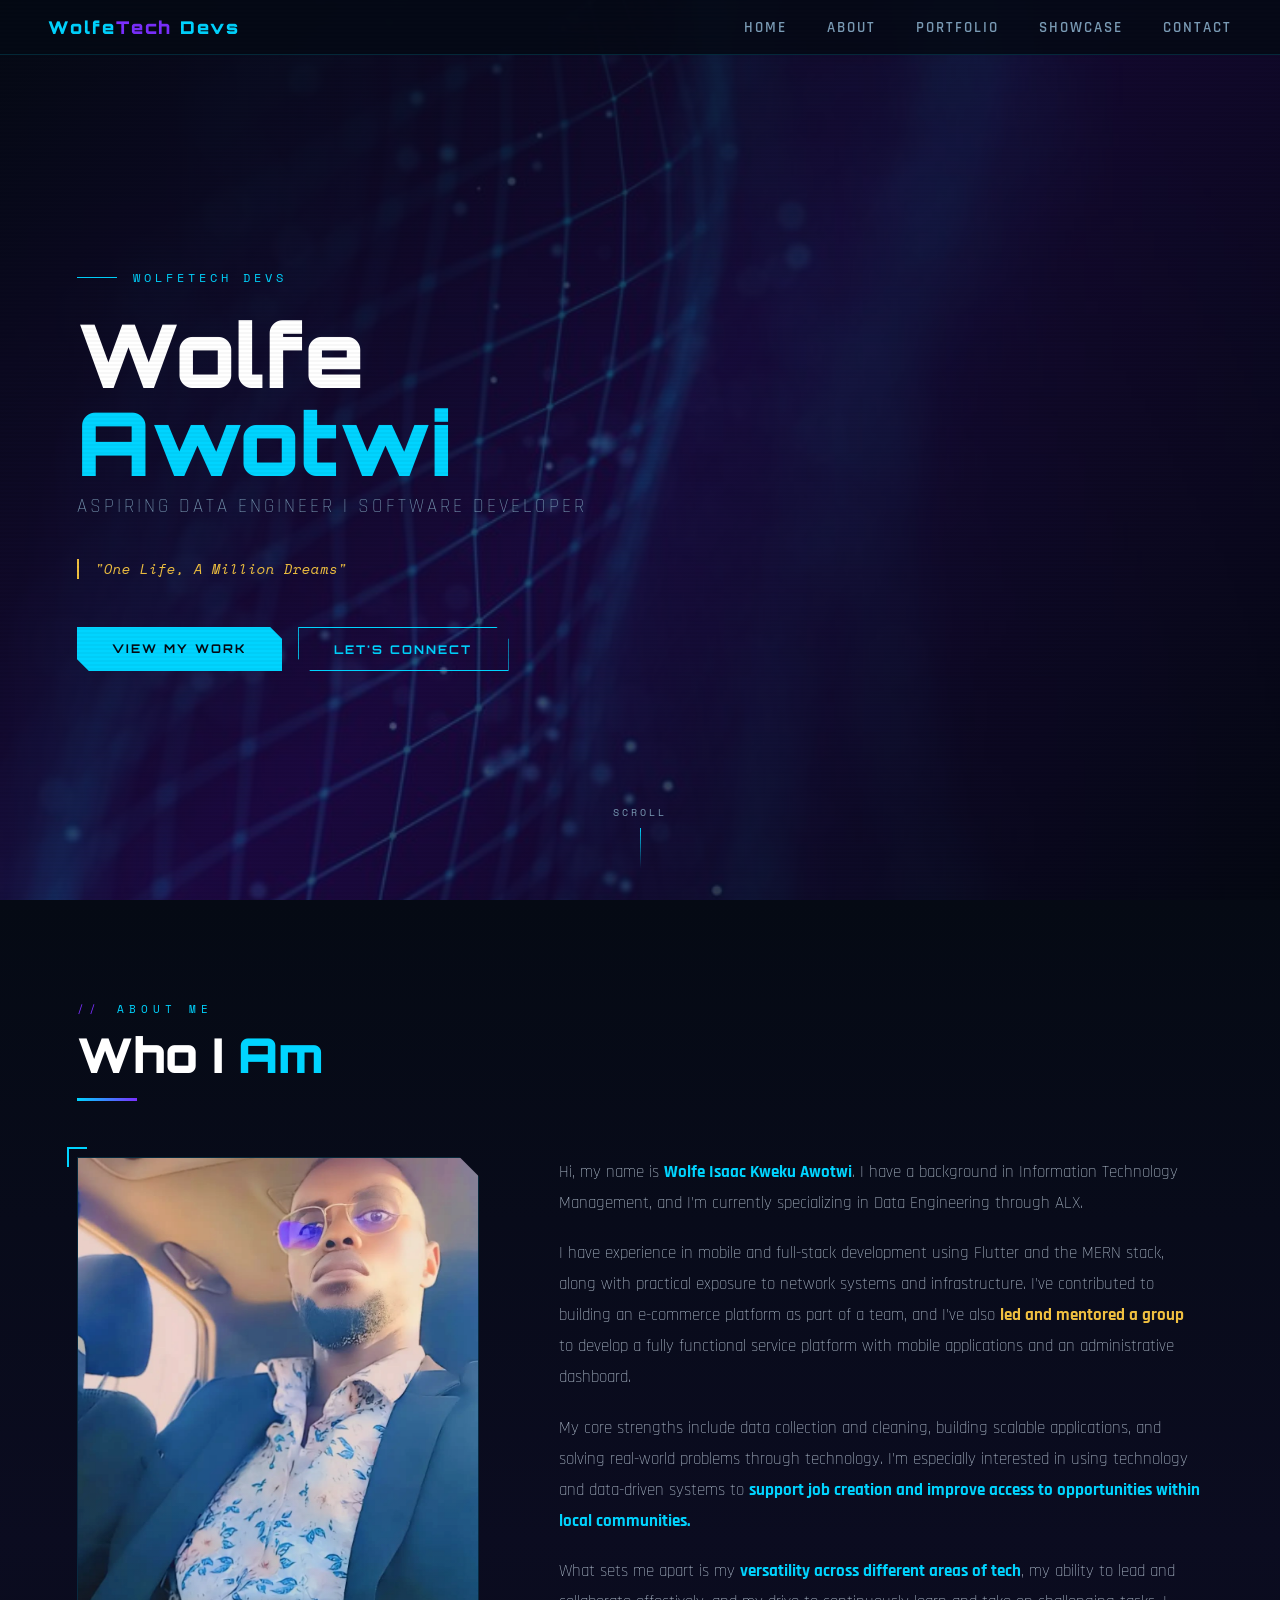
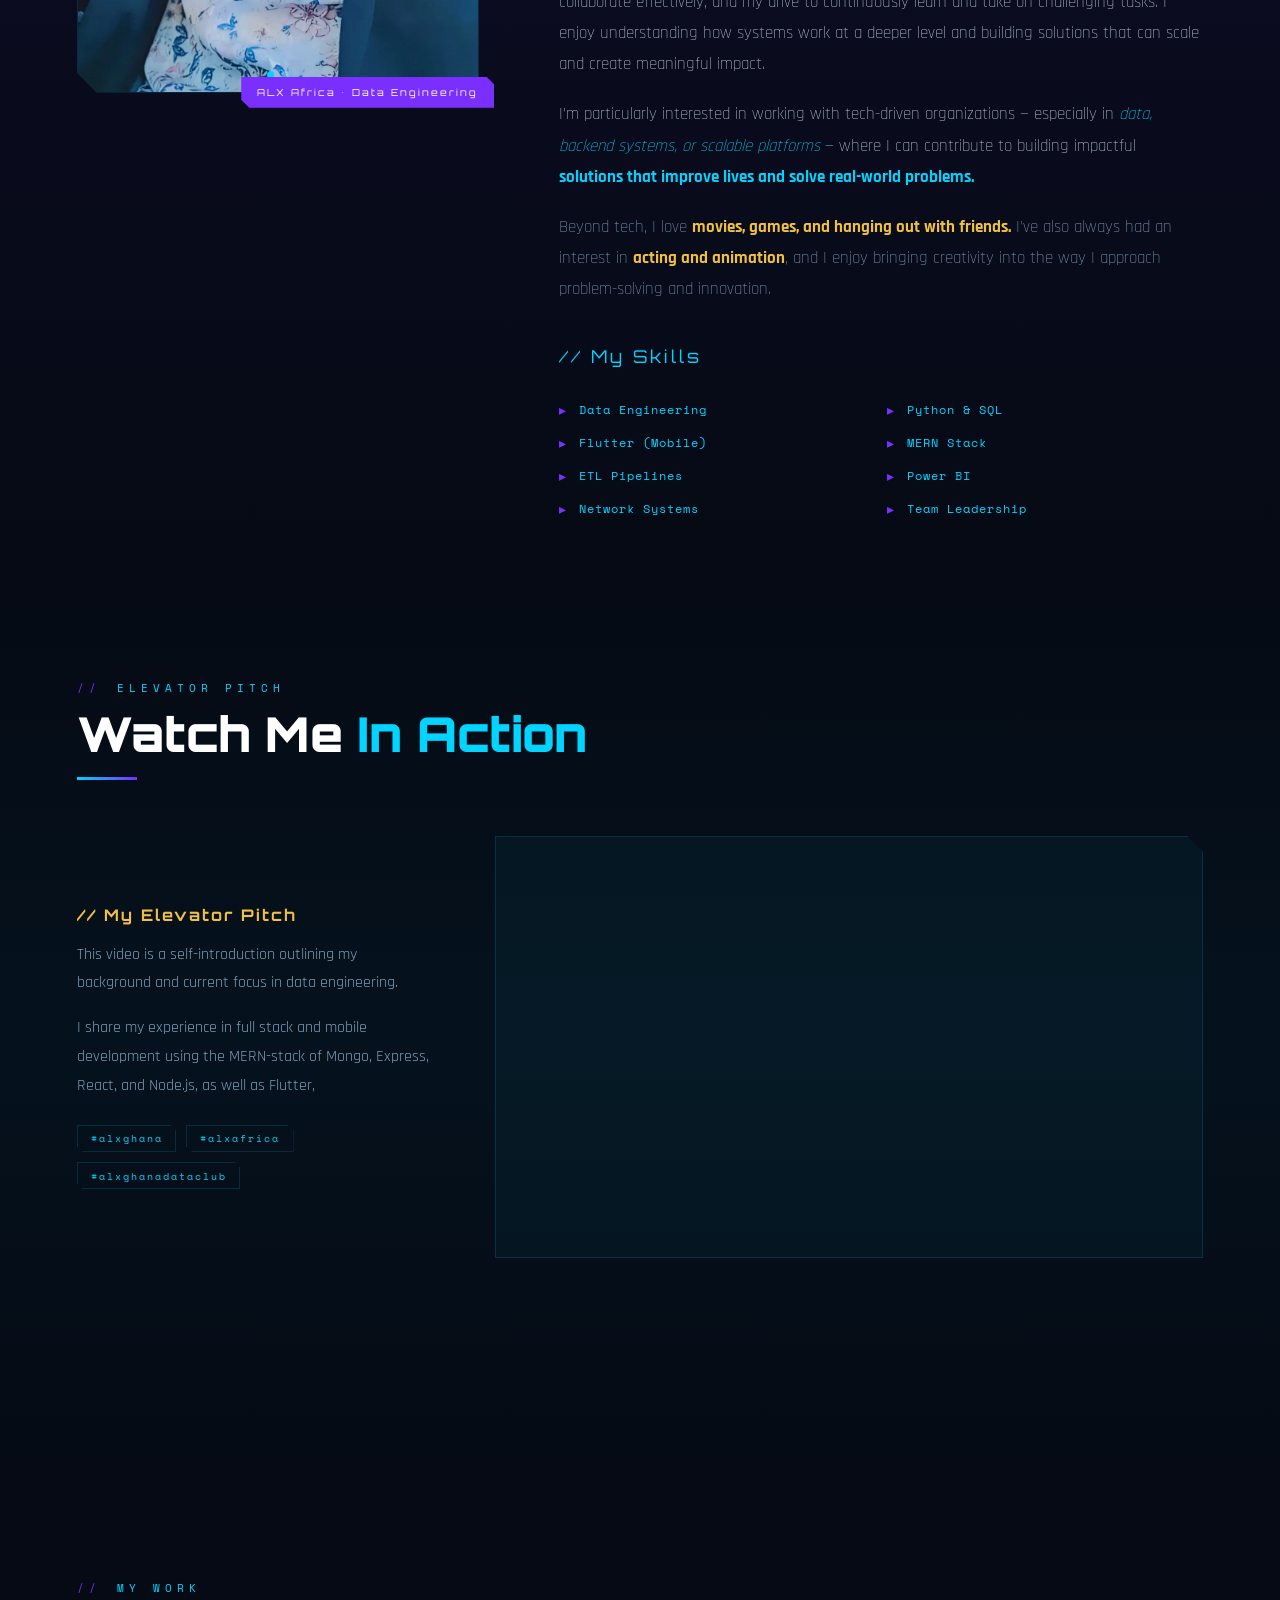
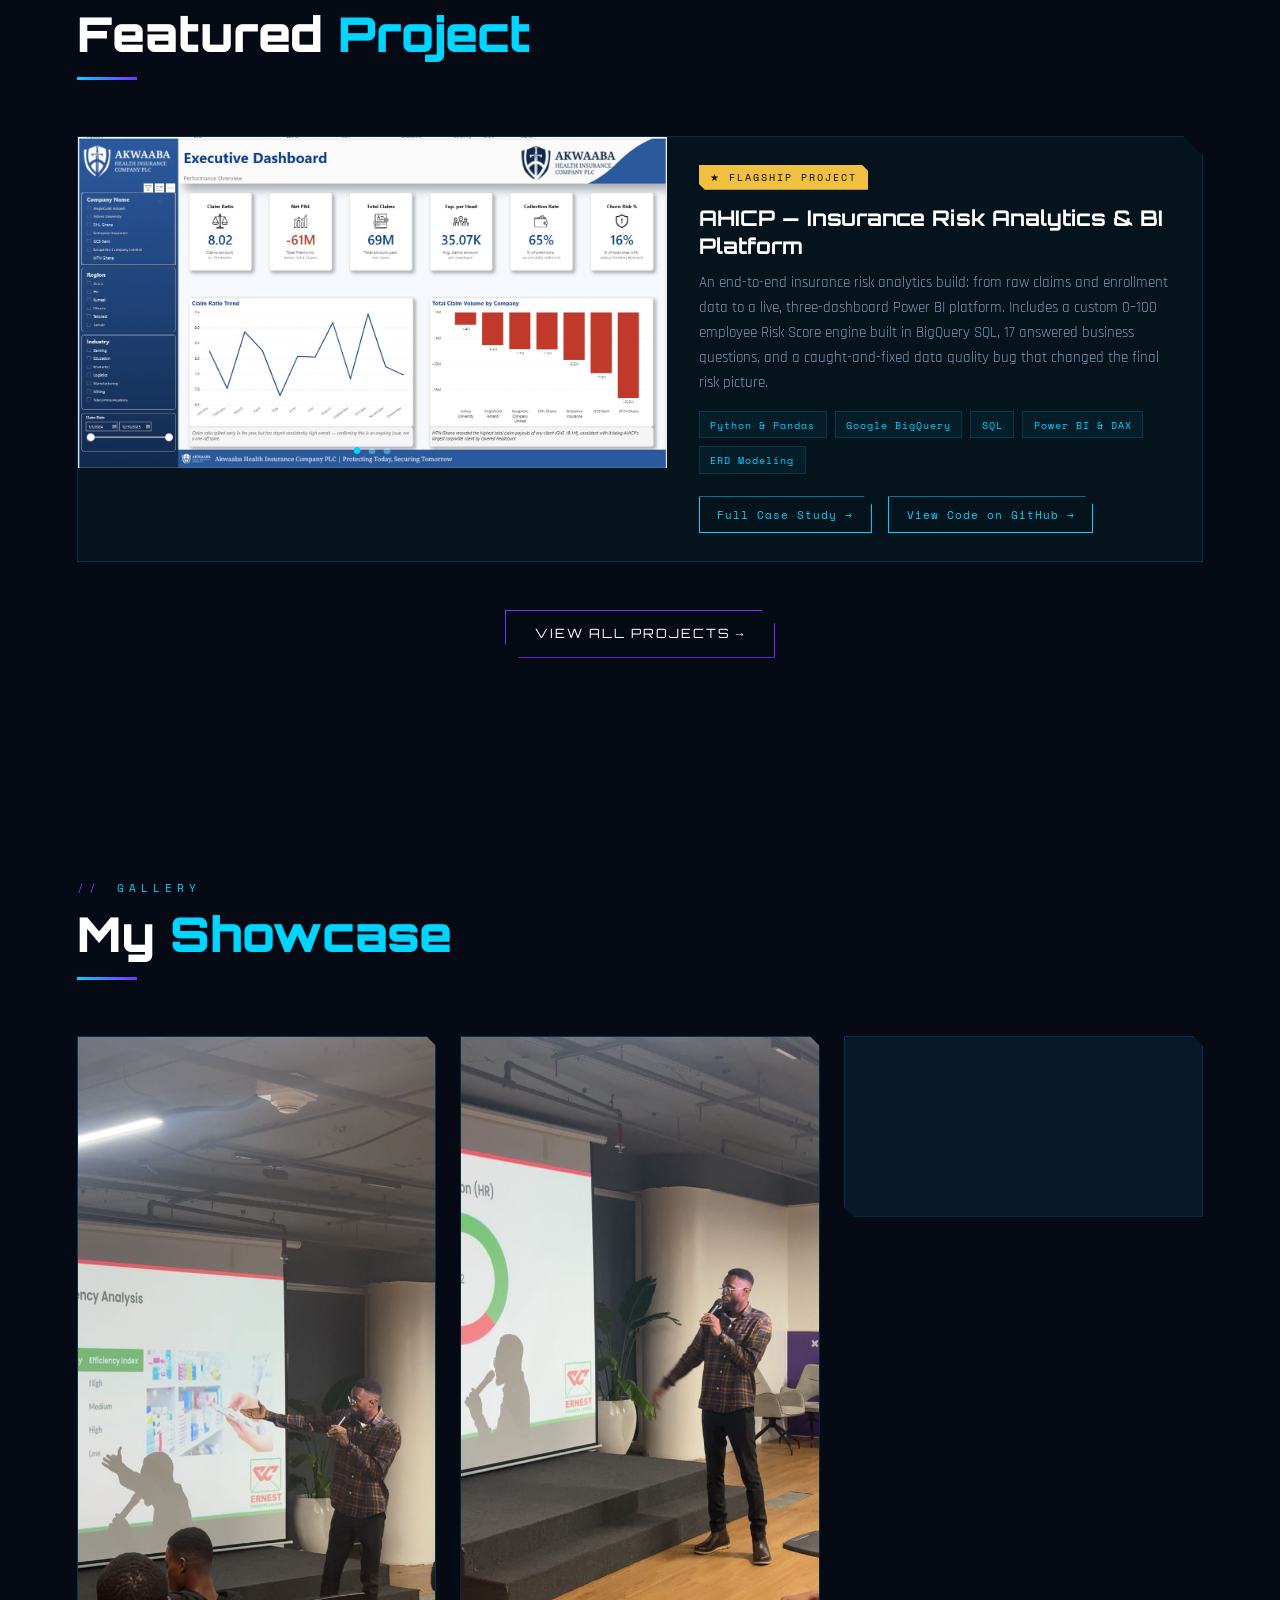
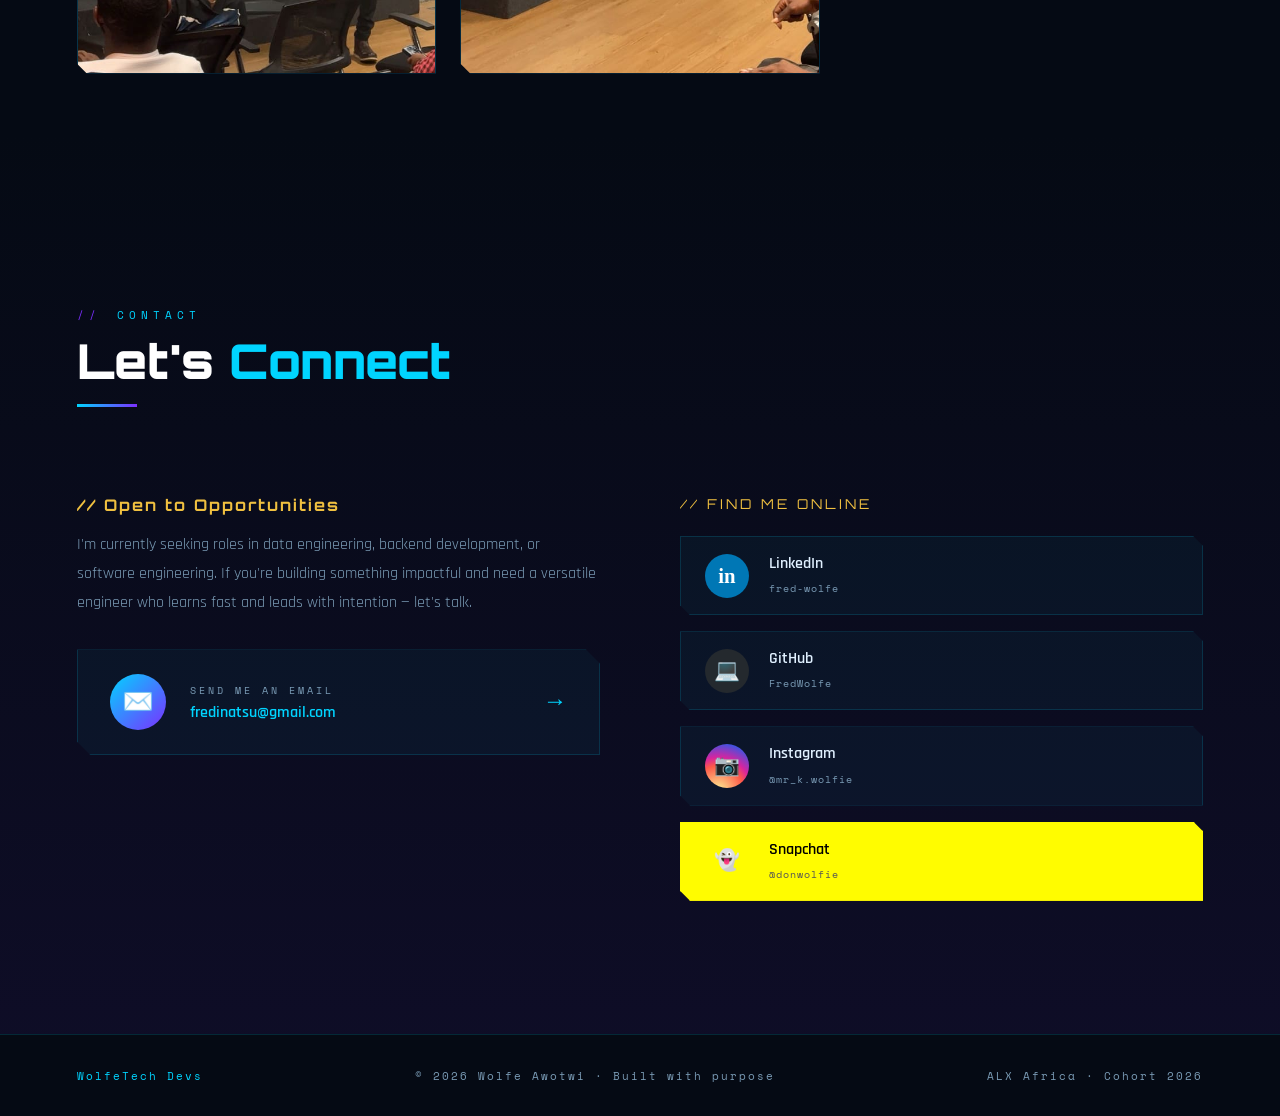
<file: index.html>
<!doctype html>
<html lang="en">
  <head>
    <meta charset="UTF-8" />
    <meta name="viewport" content="width=device-width, initial-scale=1.0" />
    <title>WolfeTech Devs | Wolfe Awotwi</title>
    <link
      href="https://fonts.googleapis.com/css2?family=Orbitron:wght@400;700;900&family=Rajdhani:wght@300;400;600&family=Space+Mono&display=swap"
      rel="stylesheet" />
    <link rel="stylesheet" href="css/style.css" />
  </head>

  <body>
    <!-- ================================================
         NAVIGATION
         Added: Showcase link after Portfolio
         ================================================ -->
    <nav>
      <a href="#home" class="nav-logo">Wolfe<span>Tech</span> Devs</a>
      <ul>
        <li><a href="#home">Home</a></li>
        <li><a href="#about">About</a></li>
        <li><a href="#portfolio">Portfolio</a></li>
        <li><a href="#showcase">Showcase</a></li>
        <li><a href="#contact">Contact</a></li>
      </ul>
    </nav>

    <!-- ================================================
         HOME / HERO SECTION
         ================================================ -->
    <section id="home">
      <div class="hero-bg"></div>
      <div class="hero-overlay"></div>
      <div class="hero-content">
        <div class="hero-tag">WolfeTech Devs</div>
        <h1>Wolfe<br /><span>Awotwi</span></h1>
        <p class="hero-sub">Aspiring Data Engineer | Software Developer</p>
        <p class="hero-quote">"One Life, A Million Dreams"</p>
        <div class="btn-group">
          <a href="#portfolio" class="btn btn-primary">View My Work</a>
          <a href="#contact" class="btn btn-outline">Let's Connect</a>
        </div>
      </div>
      <div class="scroll-hint">scroll</div>
    </section>

    <!-- ================================================
         ABOUT SECTION
         Changed: Photo is now a 2-slide carousel
         Changed: Skills heading uses .skills-title class
         ================================================ -->
    <section id="about">
      <div class="section-header fade-in">
        <div class="section-tag">About Me</div>
        <h2>Who I <em>Am</em></h2>
        <div class="section-line"></div>
      </div>

      <div class="about-grid">
        <!-- PHOTO CAROUSEL — new photo first, rosa second, 5s auto-advance -->
        <div class="about-img-wrap fade-in">
          <div class="about-img-frame">
            <div class="carousel" id="about-carousel">
              <!-- Slide 1: New suit photo (shows first) -->
              <div class="carousel-slide active">
                <img
                  src="assets/wolfe_suit.jpeg"
                  alt="Wolfe Awotwi — Professional" />
              </div>

              <!-- Slide 2: Original rosa photo -->
              <div class="carousel-slide">
                <img
                  src="assets/rosa.jpeg"
                  alt="Wolfe Awotwi — Data Engineer & Software Developer" />
              </div>

              <!-- Navigation dots -->
              <div class="carousel-dots">
                <span class="dot active" data-slide="0"></span>
                <span class="dot" data-slide="1"></span>
              </div>
            </div>
            <!-- /carousel -->
          </div>
          <!-- /about-img-frame -->
          <div class="about-corner tl"></div>
          <div class="about-corner br"></div>
          <div class="about-badge">ALX Africa &bull; Data Engineering</div>
        </div>

        <!-- BIO TEXT -->
        <div class="about-text fade-in">
          <p>
            Hi, my name is
            <strong style="color: var(--primary)"
              >Wolfe Isaac Kweku Awotwi</strong
            >. I have a background in Information Technology Management, and I'm
            currently specializing in Data Engineering through ALX.
          </p>
          <p>
            I have experience in mobile and full-stack development using Flutter
            and the MERN stack, along with practical exposure to network systems
            and infrastructure. I've contributed to building an e-commerce
            platform as part of a team, and I've also
            <strong style="color: var(--gold)">led and mentored a group</strong>
            to develop a fully functional service platform with mobile
            applications and an administrative dashboard.
          </p>
          <p>
            My core strengths include data collection and cleaning, building
            scalable applications, and solving real-world problems through
            technology. I'm especially interested in using technology and
            data-driven systems to
            <strong style="color: var(--primary)"
              >support job creation and improve access to opportunities within
              local communities.</strong
            >
          </p>
          <p>
            What sets me apart is my
            <strong style="color: var(--primary)"
              >versatility across different areas of tech</strong
            >, my ability to lead and collaborate effectively, and my drive to
            continuously learn and take on challenging tasks. I enjoy
            understanding how systems work at a deeper level and building
            solutions that can scale and create meaningful impact.
          </p>
          <p>
            I'm particularly interested in working with tech-driven
            organizations — especially in
            <em style="color: var(--primary)"
              >data, backend systems, or scalable platforms</em
            >
            — where I can contribute to building impactful
            <strong style="color: var(--primary)"
              >solutions that improve lives and solve real-world
              problems.</strong
            >
          </p>
          <p style="color: var(--muted)">
            Beyond tech, I love
            <strong style="color: var(--gold)"
              >movies, games, and hanging out with friends.</strong
            >
            I've also always had an interest in
            <strong style="color: var(--gold)">acting and animation</strong>,
            and I enjoy bringing creativity into the way I approach
            problem-solving and innovation.
          </p>

          <br />

          <!-- SKILLS — heading now uses skills-title, styled like gallery-title but primary colour, no underline -->
          <div class="skills-title">// My Skills</div>
          <div class="skills-grid">
            <div class="skill-item">Data Engineering</div>
            <div class="skill-item">Python &amp; SQL</div>
            <div class="skill-item">Flutter (Mobile)</div>
            <div class="skill-item">MERN Stack</div>
            <div class="skill-item">ETL Pipelines</div>
            <div class="skill-item">Power BI</div>
            <div class="skill-item">Network Systems</div>
            <div class="skill-item">Team Leadership</div>
          </div>
        </div>
      </div>
      <!-- /about-grid -->
    </section>

    <!-- ================================================
         ELEVATOR PITCH SECTION (NEW)
         Placed after About, before Portfolio
         Placeholder for Loom video link
         ================================================ -->
    <section id="pitch">
      <div class="section-header fade-in">
        <div class="section-tag">Elevator Pitch</div>
        <h2>Watch Me <em>In Action</em></h2>
        <div class="section-line"></div>
      </div>

      <div class="pitch-container fade-in">
        <!-- Left: description -->
        <div class="pitch-description">
          <h3>// My Elevator Pitch</h3>
          <p>
            This video is a self-introduction outlining my background and
            current focus in data engineering.
          </p>
          <p>
            I share my experience in full stack and mobile development using the
            MERN-stack of Mongo, Express, React, and Node.js, as well as
            Flutter,
          </p>
          <div class="pitch-tags">
            <span class="pitch-tag">#alxghana</span>
            <span class="pitch-tag">#alxafrica</span>
            <span class="pitch-tag">#alxghanadataclub</span>
          </div>
        </div>

        <!-- Right: Loom video embed -->
        <div class="pitch-video-wrap">
          <iframe
            src="https://www.loom.com/embed/5cfff6082ca142f4b3d541828ffc115c"
            class="pitch-iframe"
            frameborder="0"
            allowfullscreen>
          </iframe>
        </div>
        <!-- /pitch-video-wrap -->
      </div>
      <!-- /pitch-container -->
    </section>

    <!-- ================================================
         PORTFOLIO SECTION
         Changed: Now shows the ONE flagship project (AHICP) with a
         dashboard screenshot carousel, rather than every project.
         Older ALX team-work presentations moved to projects.html
         (they still exist — just under "View All Projects").
         ================================================ -->
    <section id="portfolio">
      <div class="section-header fade-in">
        <div class="section-tag">My Work</div>
        <h2>Featured <em>Project</em></h2>
        <div class="section-line"></div>
      </div>

      <div class="portfolio-grid">
        <div class="project-card featured-project fade-in">
          <!-- Dashboard screenshot carousel: Executive → Customer Risk → Operations -->
          <div class="carousel landscape" id="ahicp-home-carousel">
            <div class="carousel-slide active">
              <img
                src="assets/projects/ahicp/ahicp_executive.jpeg"
                alt="AHICP Executive Dashboard — Power BI" />
            </div>
            <div class="carousel-slide">
              <img
                src="assets/projects/ahicp/ahicp_customer_risk.jpeg"
                alt="AHICP Customer Risk Dashboard — Power BI" />
            </div>
            <div class="carousel-slide">
              <img
                src="assets/projects/ahicp/ahicp_operations.jpeg"
                alt="AHICP Operations Dashboard — Power BI" />
            </div>
            <div class="carousel-dots">
              <span class="dot active" data-slide="0"></span>
              <span class="dot" data-slide="1"></span>
              <span class="dot" data-slide="2"></span>
            </div>
          </div>
          <!-- /carousel -->

          <div class="featured-project-body">
            <span class="featured-badge">★ Flagship Project</span>
            <h3>AHICP — Insurance Risk Analytics &amp; BI Platform</h3>
            <p>
              An end-to-end insurance risk analytics build: from raw claims and
              enrollment data to a live, three-dashboard Power BI platform.
              Includes a custom 0–100 employee Risk Score engine built in
              BigQuery SQL, 17 answered business questions, and a
              caught-and-fixed data quality bug that changed the final risk
              picture.
            </p>
            <div class="tech-badges">
              <span class="tech-badge">Python &amp; Pandas</span>
              <span class="tech-badge">Google BigQuery</span>
              <span class="tech-badge">SQL</span>
              <span class="tech-badge">Power BI &amp; DAX</span>
              <span class="tech-badge">ERD Modeling</span>
            </div>
            <div class="featured-project-links">
              <a href="projects.html#ahicp" class="card-link btn-style"
                >Full Case Study</a
              >
              <a
                href="https://github.com/FredWolfe/AHICP-Insurance-Risk-Analytics"
                target="_blank"
                class="card-link btn-style"
                >View Code on GitHub</a
              >
            </div>
          </div>
          <!-- /featured-project-body -->
        </div>
        <!-- /featured-project -->
      </div>
      <!-- /portfolio-grid -->

      <div class="view-all-wrap fade-in">
        <a href="projects.html" target="_blank" class="view-all-btn"
          >View All Projects →</a
        >
      </div>
    </section>

    <!-- ================================================
         SHOWCASE SECTION (NEW — was gallery inside Portfolio)
         Added to nav, full natural image dimensions,
         click opens lightbox modal with prev/next
         ================================================ -->
    <section id="showcase">
      <div class="section-header fade-in">
        <div class="section-tag">Gallery</div>
        <h2>My <em>Showcase</em></h2>
        <div class="section-line"></div>
      </div>

      <div class="showcase-grid">
        <!-- Each item has data-index and data-type for the lightbox JS -->
        <div class="showcase-item fade-in" data-index="0" data-type="image">
          <img
            src="assets/show.jpeg"
            alt="Wolfe presenting at ALX showcase event" />
          <div class="gallery-overlay"></div>
          <div class="showcase-hint"><span>🔍</span> View Full</div>
        </div>

        <div class="showcase-item fade-in" data-index="1" data-type="image">
          <img src="assets/showcase.jpeg" alt="Wolfe at the ALX showcase" />
          <div class="gallery-overlay"></div>
          <div class="showcase-hint"><span>🔍</span> View Full</div>
        </div>

        <div class="showcase-item fade-in" data-index="2" data-type="video">
          <!-- Poster shows a frame of the video while not playing -->
          <video muted playsinline preload="metadata">
            <source src="assets/showcase_video.mp4" type="video/mp4" />
          </video>
          <div class="gallery-overlay"></div>
          <div class="showcase-hint"><span>▶</span> Play Video</div>
        </div>
      </div>
      <!-- /showcase-grid -->
    </section>

    <!-- ================================================
         CONTACT SECTION
         ================================================ -->
    <section id="contact">
      <div class="section-header fade-in">
        <div class="section-tag">Contact</div>
        <h2>Let's <em>Connect</em></h2>
        <div class="section-line"></div>
      </div>

      <div class="contact-grid">
        <div class="contact-left fade-in">
          <h3>// Open to Opportunities</h3>
          <p>
            I'm currently seeking roles in data engineering, backend
            development, or software engineering. If you're building something
            impactful and need a versatile engineer who learns fast and leads
            with intention — let's talk.
          </p>
          <a href="mailto:fredinatsu@gmail.com" class="email-cta">
            <div class="email-icon">✉️</div>
            <div class="email-text">
              <span>Send me an email</span>
              <strong>fredinatsu@gmail.com</strong>
            </div>
            <div class="email-arrow">→</div>
          </a>
        </div>

        <div class="contact-right fade-in">
          <div class="social-title">// Find Me Online</div>
          <div class="social-links">
            <a
              href="http://www.linkedin.com/in/fred-wolfe"
              target="_blank"
              class="social-link sn-li">
              <div
                class="social-icon"
                style="font-family: serif; font-weight: 900; color: #fff">
                in
              </div>
              <div class="social-link-info">
                <strong>LinkedIn</strong>
                <span>fred-wolfe</span>
              </div>
            </a>
            <a
              href="https://github.com/FredWolfe"
              target="_blank"
              class="social-link sn-gh">
              <div class="social-icon">💻</div>
              <div class="social-link-info">
                <strong>GitHub</strong>
                <span>FredWolfe</span>
              </div>
            </a>
            <a
              href="https://www.instagram.com/mr_k.wolfie/"
              target="_blank"
              class="social-link sn-ig">
              <div class="social-icon">📷</div>
              <div class="social-link-info">
                <strong>Instagram</strong>
                <span>@mr_k.wolfie</span>
              </div>
            </a>
            <a
              href="https://www.snapchat.com/add/donwolfie?share_id=exL-00S-KQs&locale=en-GB"
              target="_blank"
              class="social-link sn-sc">
              <div class="social-icon">👻</div>
              <div class="social-link-info">
                <strong>Snapchat</strong>
                <span>@donwolfie</span>
              </div>
            </a>
          </div>
        </div>
      </div>
    </section>

    <!-- ================================================
         FOOTER
         ================================================ -->
    <footer>
      <span class="logo">WolfeTech Devs</span>
      <span>© 2026 Wolfe Awotwi · Built with purpose</span>
      <span style="color: var(--muted)">ALX Africa · Cohort 2026</span>
    </footer>

    <!-- ================================================
         LIGHTBOX MODAL
         Opens when user clicks a showcase item
         ================================================ -->
    <div
      class="lightbox"
      id="lightbox"
      role="dialog"
      aria-modal="true"
      aria-label="Media viewer">
      <button class="lightbox-close" id="lb-close" aria-label="Close">✕</button>
      <button
        class="lightbox-nav lightbox-prev"
        id="lb-prev"
        aria-label="Previous">
        &#8249;
      </button>
      <div class="lightbox-content" id="lb-content"></div>
      <button class="lightbox-nav lightbox-next" id="lb-next" aria-label="Next">
        &#8250;
      </button>
      <div class="lightbox-counter" id="lb-counter">1 / 3</div>
    </div>

    <script src="js/main.js"></script>
  </body>
</html>
</file>
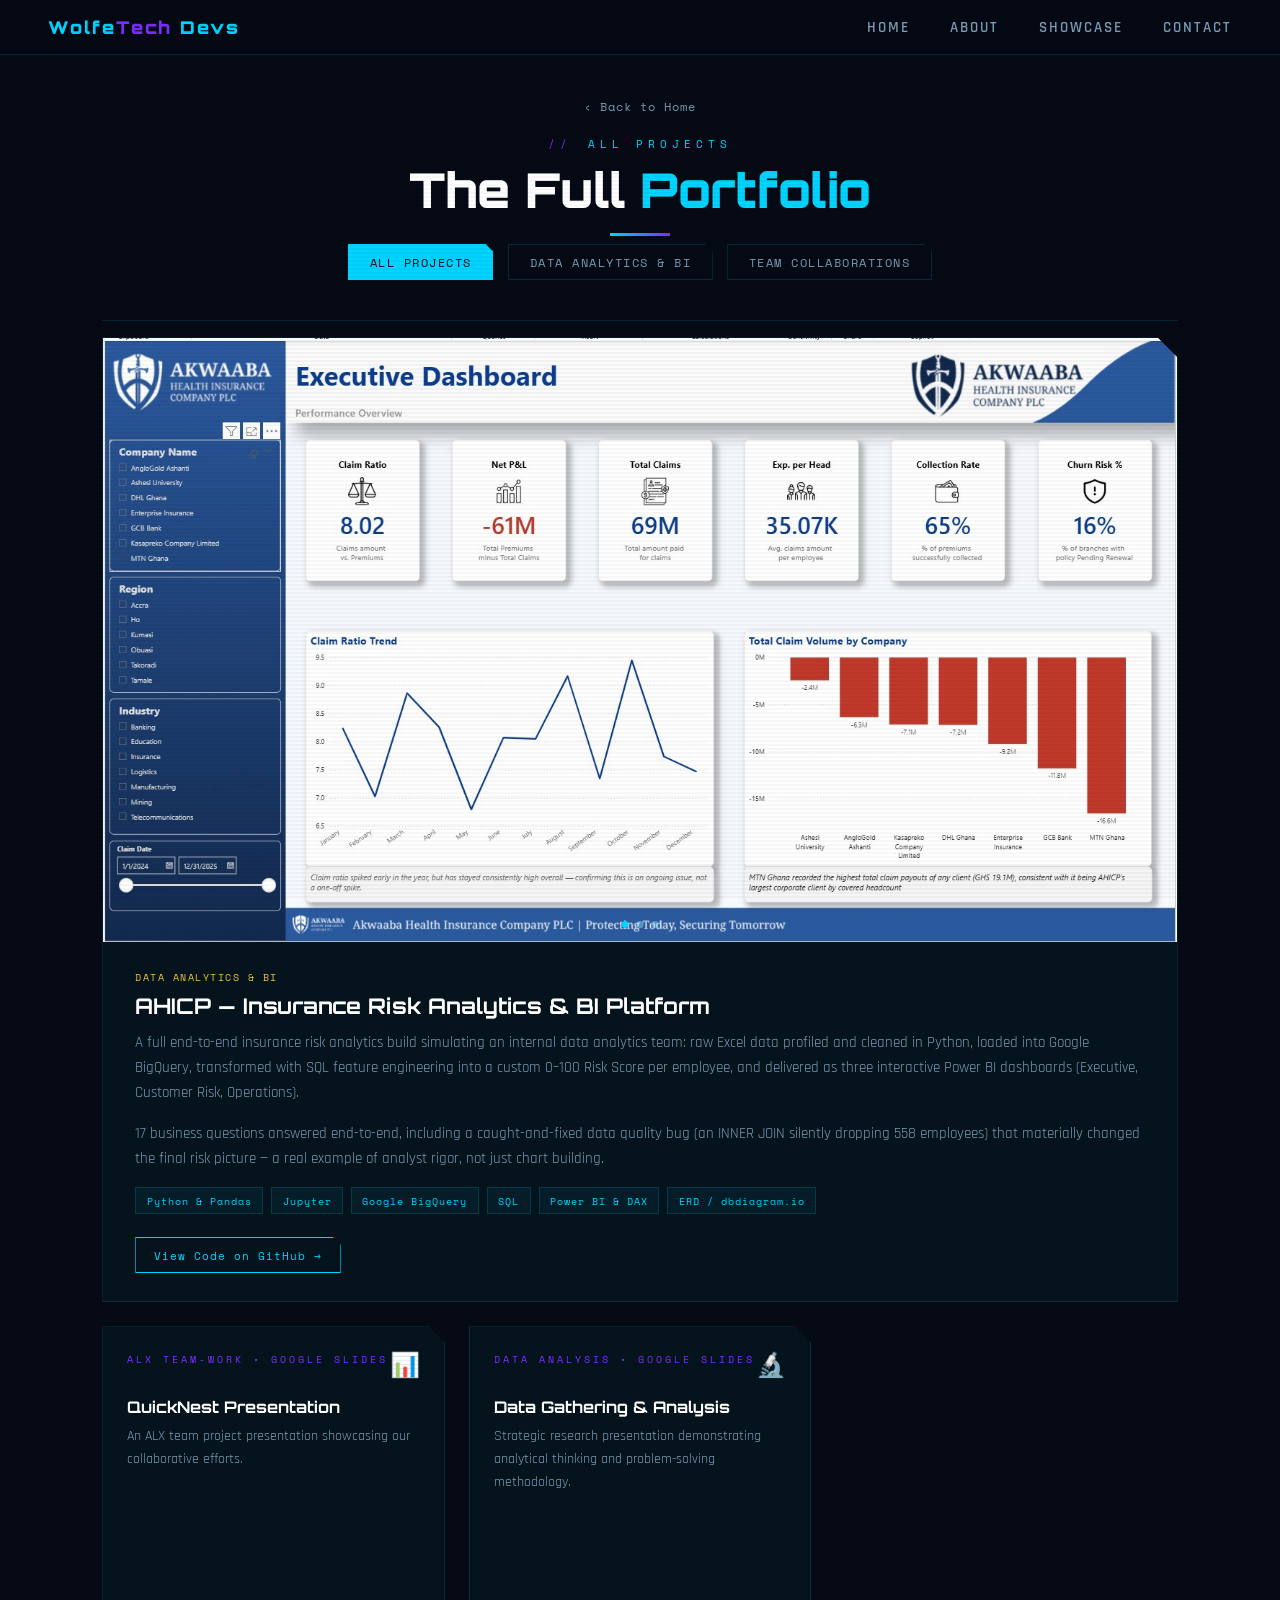
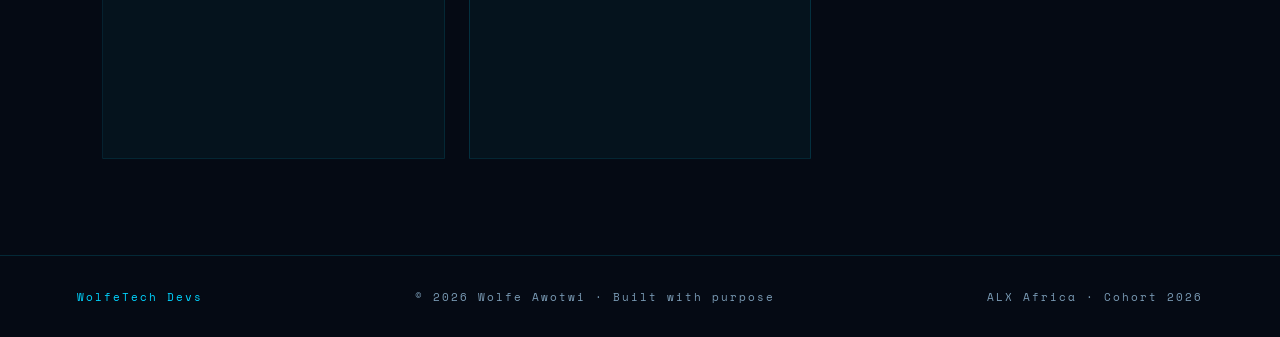
<file: projects.html>
<!doctype html>
<html lang="en">
  <head>
    <meta charset="UTF-8" />
    <meta name="viewport" content="width=device-width, initial-scale=1.0" />
    <title>All Projects | WolfeTech Devs</title>
    <link
      href="https://fonts.googleapis.com/css2?family=Orbitron:wght@400;700;900&family=Rajdhani:wght@300;400;600&family=Space+Mono&display=swap"
      rel="stylesheet" />
    <link rel="stylesheet" href="css/style.css" />
  </head>

  <body>
    <!-- ================================================
         NAVIGATION (simplified — links back to home sections)
         ================================================ -->
    <nav>
      <a href="index.html#home" class="nav-logo">Wolfe<span>Tech</span> Devs</a>
      <ul>
        <li><a href="index.html#home">Home</a></li>
        <li><a href="index.html#about">About</a></li>
        <li><a href="index.html#showcase">Showcase</a></li>
        <li><a href="index.html#contact">Contact</a></li>
      </ul>
    </nav>

    <!-- ================================================
         PAGE HERO
         ================================================ -->
    <section class="projects-hero">
      <a href="index.html#portfolio" class="back-home-link"
        >&#8249; Back to Home</a
      >
      <div
        class="section-header fade-in"
        style="margin: 0 auto 0; max-width: 700px">
        <div class="section-tag" style="justify-content: center">
          All Projects
        </div>
        <h2>The Full <em>Portfolio</em></h2>
        <div
          class="section-line"
          style="margin-left: auto; margin-right: auto"></div>
      </div>

      <!-- CATEGORY FILTER — horizontal pill list -->
      <div class="category-nav fade-in">
        <button class="category-pill active" data-category="all">
          All Projects
        </button>
        <button class="category-pill" data-category="data-analytics">
          Data Analytics &amp; BI
        </button>
        <button class="category-pill" data-category="team">
          Team Collaborations
        </button>
      </div>
    </section>

    <!-- ================================================
         PROJECTS GRID
         ================================================ -->
    <section class="projects-grid-section">
      <div class="projects-page-grid">
        <!-- ============================================
             AHICP — Flagship Data Analytics & BI Project
             ============================================ -->
        <div
          id="ahicp"
          class="project-card featured-project fade-in show"
          data-category="data-analytics">
          <div class="carousel landscape" id="ahicp-page-carousel">
            <div class="carousel-slide active">
              <img
                src="assets/projects/ahicp/ahicp_executive.jpeg"
                alt="AHICP Executive Dashboard — Power BI" />
            </div>
            <div class="carousel-slide">
              <img
                src="assets/projects/ahicp/ahicp_customer_risk.jpeg"
                alt="AHICP Customer Risk Dashboard — Power BI" />
            </div>
            <div class="carousel-slide">
              <img
                src="assets/projects/ahicp/ahicp_operations.jpeg"
                alt="AHICP Operations Dashboard — Power BI" />
            </div>
            <div class="carousel-dots">
              <span class="dot active" data-slide="0"></span>
              <span class="dot" data-slide="1"></span>
              <span class="dot" data-slide="2"></span>
            </div>
          </div>

          <div class="featured-project-body">
            <span class="project-category-tag">Data Analytics &amp; BI</span>
            <h3 style="margin-top: 0.5rem">
              AHICP — Insurance Risk Analytics &amp; BI Platform
            </h3>
            <p>
              A full end-to-end insurance risk analytics build simulating an
              internal data analytics team: raw Excel data profiled and cleaned
              in Python, loaded into Google BigQuery, transformed with SQL
              feature engineering into a custom 0–100 Risk Score per employee,
              and delivered as three interactive Power BI dashboards (Executive,
              Customer Risk, Operations).
            </p>
            <p>
              17 business questions answered end-to-end, including a
              caught-and-fixed data quality bug (an INNER JOIN silently dropping
              558 employees) that materially changed the final risk picture — a
              real example of analyst rigor, not just chart building.
            </p>
            <div class="tech-badges">
              <span class="tech-badge">Python &amp; Pandas</span>
              <span class="tech-badge">Jupyter</span>
              <span class="tech-badge">Google BigQuery</span>
              <span class="tech-badge">SQL</span>
              <span class="tech-badge">Power BI &amp; DAX</span>
              <span class="tech-badge">ERD / dbdiagram.io</span>
            </div>
            <div class="featured-project-links">
              <a
                href="https://github.com/FredWolfe/AHICP-Insurance-Risk-Analytics"
                target="_blank"
                class="card-link btn-style"
                >View Code on GitHub</a
              >
            </div>
          </div>
        </div>
        <!-- /AHICP -->

        <!-- ============================================
             QuickNest — ALX Team Project
             ============================================ -->
        <div class="project-card fade-in show" data-category="team">
          <div class="card-header">
            <span class="card-tag">ALX Team-Work &bull; Google Slides</span>
            <span class="card-icon">📊</span>
          </div>
          <div class="card-body">
            <h3>QuickNest Presentation</h3>
            <p>
              An ALX team project presentation showcasing our collaborative
              efforts.
            </p>
            <iframe
              class="card-embed"
              src="https://docs.google.com/presentation/d/1ksHlQgMmQAvGrCtbBon8gJDVNUVcI8f91YgofV2AXxA/embed?start=false&loop=false&delayms=3000"
              height="220"
              allowfullscreen>
            </iframe>
          </div>
        </div>

        <!-- ============================================
             Data Gathering & Analysis — ALX Team Project
             ============================================ -->
        <div class="project-card fade-in show" data-category="team">
          <div class="card-header">
            <span class="card-tag">Data Analysis &bull; Google Slides</span>
            <span class="card-icon">🔬</span>
          </div>
          <div class="card-body">
            <h3>Data Gathering &amp; Analysis</h3>
            <p>
              Strategic research presentation demonstrating analytical thinking
              and problem-solving methodology.
            </p>
            <iframe
              class="card-embed"
              src="https://docs.google.com/presentation/d/1OvNHosgmYr3NaEzgyv-4ECY7DilsUhyGS_tWvqo-1yo/embed?start=false&loop=false&delayms=3000"
              height="220"
              allowfullscreen>
            </iframe>
          </div>
        </div>
      </div>
      <!-- /projects-page-grid -->
    </section>

    <!-- ================================================
         FOOTER
         ================================================ -->
    <footer>
      <span class="logo">WolfeTech Devs</span>
      <span>© 2026 Wolfe Awotwi · Built with purpose</span>
      <span style="color: var(--muted)">ALX Africa · Cohort 2026</span>
    </footer>

    <script src="js/main.js"></script>
  </body>
</html>
</file>
<file: css/style.css>
/* ============================================
   WolfeTech Devs - Portfolio Stylesheet
   Author: Wolfe Awotwi
   ============================================

   TABLE OF CONTENTS:
   1. CSS Variables (colours, fonts)
   2. Reset & Base
   3. Navigation
   4. Home / Hero Section
   5. About Section
   6. Portfolio Section
   7. Gallery
   8. Contact Section
   9. Footer
   10. Animations & Effects
   11. Responsive (Mobile)
============================================ */

/* ── 1. CSS VARIABLES ─────────────────────── */
:root {
  --primary: #00d4ff; /* Cyan highlight */
  --accent: #7b2fff; /* Purple accent  */
  --gold: #f0c040; /* Gold detail    */
  --bg: #050a14; /* Dark background */
  --surface: rgba(0, 212, 255, 0.04);
  --border: rgba(0, 212, 255, 0.15);
  --text: #e0f0ff;
  --muted: #7a9bb5;
}

/* ── 2. RESET & BASE ──────────────────────── */
* {
  margin: 0;
  padding: 0;
  box-sizing: border-box;
}

html {
  scroll-behavior: smooth; /* Smooth scroll between sections */
}

body {
  font-family: "Rajdhani", sans-serif;
  background: var(--bg);
  color: var(--text);
  overflow-x: hidden;
}

section {
  min-height: 100vh;
  padding: 100px 6vw 60px;
}

/* ── 3. NAVIGATION ────────────────────────── */
nav {
  position: fixed; /* Stays at top while scrolling */
  top: 0;
  left: 0;
  right: 0;
  z-index: 1000;
  padding: 1rem 3rem;
  display: flex;
  justify-content: space-between;
  align-items: center;
  background: rgba(5, 10, 20, 0.85);
  backdrop-filter: blur(16px); /* Frosted glass effect */
  border-bottom: 1px solid var(--border);
}

.nav-logo {
  font-family: "Orbitron", monospace;
  font-size: 1.1rem;
  font-weight: 900;
  color: var(--primary);
  letter-spacing: 2px;
  text-decoration: none;
}

.nav-logo span {
  color: var(--accent);
}

nav ul {
  list-style: none;
  display: flex;
  gap: 2.5rem;
}

nav ul a {
  font-family: "Rajdhani", sans-serif;
  font-size: 0.95rem;
  font-weight: 600;
  color: var(--muted);
  text-decoration: none;
  letter-spacing: 2px;
  text-transform: uppercase;
  transition: color 0.3s;
  position: relative;
}

/* Animated underline on hover */
nav ul a::after {
  content: "";
  position: absolute;
  bottom: -4px;
  left: 0;
  right: 0;
  height: 1px;
  background: var(--primary);
  transform: scaleX(0);
  transition: transform 0.3s;
}

nav ul a:hover {
  color: var(--primary);
}
nav ul a:hover::after {
  transform: scaleX(1);
}

/* ── 4. HOME / HERO ───────────────────────── */
#home {
  position: relative;
  display: flex;
  flex-direction: column;
  justify-content: center;
  align-items: flex-start;
  overflow: hidden;
}

.hero-bg {
  position: absolute;
  inset: 0;
  z-index: 0;
  background-image: url("../assets/wallpaper.jpg");
  background-size: cover;
  background-position: center;
  filter: brightness(0.35) saturate(1.3);
}

.hero-overlay {
  position: absolute;
  inset: 0;
  z-index: 1;
  background: linear-gradient(
    135deg,
    rgba(5, 10, 20, 0.9) 0%,
    rgba(123, 47, 255, 0.15) 50%,
    rgba(5, 10, 20, 0.7) 100%
  );
}

.hero-content {
  position: relative;
  z-index: 2;
  max-width: 750px;
}

.hero-tag {
  font-family: "Space Mono", monospace;
  font-size: 0.75rem;
  color: var(--primary);
  letter-spacing: 4px;
  text-transform: uppercase;
  margin-bottom: 1.5rem;
  display: flex;
  align-items: center;
  gap: 1rem;
}

.hero-tag::before {
  content: "";
  width: 40px;
  height: 1px;
  background: var(--primary);
}

h1 {
  font-family: "Orbitron", monospace;
  font-size: clamp(2.8rem, 7vw, 5.5rem); /* Fluid font size */
  font-weight: 900;
  line-height: 1;
  margin-bottom: 0.5rem;
  color: #fff;
}

h1 span {
  color: var(--primary);
}

.hero-sub {
  font-size: 1.2rem;
  font-weight: 300;
  color: var(--muted);
  letter-spacing: 3px;
  text-transform: uppercase;
  margin-bottom: 2.5rem;
}

.hero-quote {
  font-family: "Space Mono", monospace;
  font-size: 0.85rem;
  color: var(--gold);
  border-left: 2px solid var(--gold);
  padding-left: 1rem;
  margin-bottom: 3rem;
  font-style: italic;
}

.btn-group {
  display: flex;
  gap: 1rem;
  flex-wrap: wrap;
}

/* Buttons use clip-path for the cut-corner tech look */
.btn {
  padding: 0.85rem 2.2rem;
  font-family: "Orbitron", monospace;
  font-size: 0.75rem;
  font-weight: 700;
  letter-spacing: 2px;
  text-decoration: none;
  text-transform: uppercase;
  border: none;
  cursor: pointer;
  transition: all 0.3s;
  clip-path: polygon(
    0 0,
    calc(100% - 12px) 0,
    100% 12px,
    100% 100%,
    12px 100%,
    0 calc(100% - 12px)
  );
}

.btn-primary {
  background: var(--primary);
  color: var(--bg);
}

.btn-primary:hover {
  background: #fff;
  transform: translateY(-2px);
  box-shadow: 0 0 30px rgba(0, 212, 255, 0.4);
}

.btn-outline {
  background: transparent;
  color: var(--primary);
  border: 1px solid var(--primary);
}

.btn-outline:hover {
  background: rgba(0, 212, 255, 0.1);
  transform: translateY(-2px);
}

/* Scroll hint arrow at bottom of hero */
.scroll-hint {
  position: absolute;
  bottom: 2rem;
  left: 50%;
  transform: translateX(-50%);
  z-index: 2;
  display: flex;
  flex-direction: column;
  align-items: center;
  gap: 0.5rem;
  font-family: "Space Mono", monospace;
  font-size: 0.65rem;
  color: var(--muted);
  letter-spacing: 3px;
  text-transform: uppercase;
  animation: bounce 2s infinite;
}

.scroll-hint::after {
  content: "";
  width: 1px;
  height: 40px;
  background: linear-gradient(to bottom, var(--primary), transparent);
}

/* ── 5. SECTION SHARED STYLES ─────────────── */
.section-header {
  margin-bottom: 3.5rem;
}

.section-tag {
  font-family: "Space Mono", monospace;
  font-size: 0.7rem;
  color: var(--primary);
  letter-spacing: 5px;
  text-transform: uppercase;
  margin-bottom: 0.75rem;
  display: flex;
  align-items: center;
  gap: 1rem;
}

.section-tag::before {
  content: "//";
  color: var(--accent);
}

h2 {
  font-family: "Orbitron", monospace;
  font-size: clamp(1.8rem, 4vw, 3rem);
  font-weight: 900;
  color: #fff;
  line-height: 1.1;
}

h2 em {
  color: var(--primary);
  font-style: normal;
}

.section-line {
  width: 60px;
  height: 3px;
  margin-top: 1rem;
  background: linear-gradient(to right, var(--primary), var(--accent));
}

/* ── 5. ABOUT ─────────────────────────────── */
#about {
  background: linear-gradient(
    180deg,
    var(--bg) 0%,
    rgba(123, 47, 255, 0.05) 50%,
    var(--bg) 100%
  );
}

.about-grid {
  display: grid;
  grid-template-columns: 1fr 1.6fr;
  gap: 5rem;
  align-items: start;
}

.about-img-wrap {
  position: relative;
}

/* Cut-corner frame around profile photo */
.about-img-frame {
  position: relative;
  border: 1px solid var(--border);
  clip-path: polygon(
    0 0,
    calc(100% - 20px) 0,
    100% 20px,
    100% 100%,
    20px 100%,
    0 calc(100% - 20px)
  );
  overflow: hidden;
}

.about-img-frame img {
  width: 100%;
  display: block;
  filter: saturate(0.8) contrast(1.1);
  transition: filter 0.4s;
}

.about-img-frame:hover img {
  filter: saturate(1.1) contrast(1.05);
}

.about-img-frame::before {
  content: "";
  position: absolute;
  inset: 0;
  z-index: 1;
  background: linear-gradient(
    to bottom,
    transparent 60%,
    rgba(0, 212, 255, 0.15)
  );
  pointer-events: none;
}

/* Decorative corner brackets */
.about-corner {
  position: absolute;
  width: 20px;
  height: 20px;
  border-color: var(--primary);
  border-style: solid;
}

.about-corner.tl {
  top: -10px;
  left: -10px;
  border-width: 2px 0 0 2px;
}
.about-corner.br {
  bottom: -10px;
  right: -10px;
  border-width: 0 2px 2px 0;
}

.about-badge {
  position: absolute;
  bottom: -15px;
  right: -15px;
  background: var(--accent);
  font-family: "Orbitron", monospace;
  font-size: 0.6rem;
  letter-spacing: 2px;
  padding: 0.6rem 1rem;
  color: #fff;
  clip-path: polygon(
    0 0,
    calc(100% - 8px) 0,
    100% 8px,
    100% 100%,
    8px 100%,
    0 calc(100% - 8px)
  );
}

.about-text p {
  font-size: 1.05rem;
  line-height: 1.85;
  color: rgba(224, 240, 255, 0.8);
  margin-bottom: 1.2rem;
  font-weight: 300;
}

/* Skills grid with arrow bullets */
.skills-grid {
  display: grid;
  grid-template-columns: 1fr 1fr;
  gap: 0.75rem;
  margin-top: 2rem;
}

.skill-item {
  display: flex;
  align-items: center;
  gap: 0.75rem;
  font-family: "Space Mono", monospace;
  font-size: 0.75rem;
  color: var(--primary);
  letter-spacing: 1px;
}

.skill-item::before {
  content: "▸";
  color: var(--accent);
  font-size: 0.9rem;
}

/* ── 6. PORTFOLIO ─────────────────────────── */
#portfolio {
  background: var(--bg);
}

.portfolio-grid {
  display: grid;
  grid-template-columns: repeat(auto-fit, minmax(340px, 1fr));
  gap: 1.5rem;
  margin-bottom: 3rem;
}

.project-card {
  background: var(--surface);
  border: 1px solid var(--border);
  clip-path: polygon(0 0, calc(100% - 16px) 0, 100% 16px, 100% 100%, 0 100%);
  overflow: hidden;
  transition: all 0.3s;
}

.project-card:hover {
  border-color: var(--primary);
  transform: translateY(-4px);
  box-shadow: 0 20px 40px rgba(0, 212, 255, 0.1);
}

.card-header {
  padding: 1.5rem 1.5rem 0;
  display: flex;
  justify-content: space-between;
  align-items: flex-start;
}

.card-tag {
  font-family: "Space Mono", monospace;
  font-size: 0.65rem;
  color: var(--accent);
  letter-spacing: 3px;
  text-transform: uppercase;
}

.card-icon {
  font-size: 1.5rem;
}

.card-body {
  padding: 1rem 1.5rem 1.5rem;
}

.card-body h3 {
  font-family: "Orbitron", monospace;
  font-size: 1rem;
  font-weight: 700;
  color: #fff;
  margin-bottom: 0.5rem;
}

.card-body p {
  font-size: 0.9rem;
  color: var(--muted);
  line-height: 1.6;
  margin-bottom: 1.2rem;
}

.card-embed {
  width: 100%;
  border: none;
  display: block;
}

.card-link {
  display: inline-flex;
  align-items: center;
  gap: 0.5rem;
  font-family: "Space Mono", monospace;
  font-size: 0.7rem;
  color: var(--primary);
  text-decoration: none;
  letter-spacing: 1px;
  transition: gap 0.2s;
}

.card-link:hover {
  gap: 0.8rem;
}
.card-link::after {
  content: "→";
}

/* ── 7. GALLERY ───────────────────────────── */
.gallery-title {
  font-family: "Orbitron", monospace;
  font-size: 1.2rem;
  color: var(--gold);
  letter-spacing: 3px;
  margin-bottom: 1.5rem;
  border-bottom: 1px solid rgba(240, 192, 64, 0.3);
  padding-bottom: 0.75rem;
}

.gallery-grid {
  display: grid;
  grid-template-columns: repeat(3, 1fr);
  gap: 1rem;
}

.gallery-item {
  position: relative;
  overflow: hidden;
  clip-path: polygon(
    0 0,
    calc(100% - 10px) 0,
    100% 10px,
    100% 100%,
    10px 100%,
    0 calc(100% - 10px)
  );
  cursor: pointer;
  border: 1px solid var(--border);
  transition: border-color 0.3s;
}

.gallery-item:hover {
  border-color: var(--primary);
}

.gallery-item img,
.gallery-item video {
  width: 100%;
  height: 220px;
  object-fit: cover;
  display: block;
  transition: transform 0.4s;
}

.gallery-item:hover img,
.gallery-item:hover video {
  transform: scale(1.05);
}

.gallery-overlay {
  position: absolute;
  inset: 0;
  background: linear-gradient(to top, rgba(0, 212, 255, 0.3), transparent);
  opacity: 0;
  transition: opacity 0.3s;
  pointer-events: none;
}

.gallery-item:hover .gallery-overlay {
  opacity: 1;
}

/* ── 8. CONTACT ───────────────────────────── */
#contact {
  display: flex;
  flex-direction: column;
  justify-content: center;
  background: linear-gradient(
    180deg,
    var(--bg) 0%,
    rgba(123, 47, 255, 0.08) 100%
  );
}

.contact-grid {
  display: grid;
  grid-template-columns: 1fr 1fr;
  gap: 5rem;
  margin-top: 2rem;
}

.contact-left h3 {
  font-family: "Orbitron", monospace;
  font-size: 1rem;
  color: var(--gold);
  letter-spacing: 2px;
  margin-bottom: 1rem;
}

.contact-left p {
  font-size: 1rem;
  color: var(--muted);
  line-height: 1.8;
  margin-bottom: 2rem;
}

/* Large email button */
.email-cta {
  display: flex;
  align-items: center;
  gap: 1.5rem;
  padding: 1.5rem 2rem;
  background: var(--surface);
  border: 1px solid var(--border);
  text-decoration: none;
  clip-path: polygon(
    0 0,
    calc(100% - 14px) 0,
    100% 14px,
    100% 100%,
    14px 100%,
    0 calc(100% - 14px)
  );
  transition: all 0.3s;
}

.email-cta:hover {
  border-color: var(--primary);
  background: rgba(0, 212, 255, 0.08);
  transform: translateX(6px);
}

.email-icon {
  width: 56px;
  height: 56px;
  flex-shrink: 0;
  background: linear-gradient(135deg, var(--primary), var(--accent));
  border-radius: 50%;
  display: flex;
  align-items: center;
  justify-content: center;
  font-size: 1.6rem;
}

.email-text {
  flex: 1;
}

.email-text span {
  display: block;
  font-family: "Space Mono", monospace;
  font-size: 0.65rem;
  color: var(--muted);
  letter-spacing: 3px;
  text-transform: uppercase;
  margin-bottom: 0.3rem;
}

.email-text strong {
  font-size: 1rem;
  color: var(--primary);
  font-weight: 600;
}

.email-arrow {
  color: var(--primary);
  font-size: 1.5rem;
}

/* Social links */
.social-title {
  font-family: "Orbitron", monospace;
  font-size: 0.85rem;
  color: var(--gold);
  letter-spacing: 3px;
  text-transform: uppercase;
  margin-bottom: 1.5rem;
}

.social-links {
  display: flex;
  flex-direction: column;
  gap: 1rem;
}

.social-link {
  display: flex;
  align-items: center;
  gap: 1.25rem;
  padding: 1rem 1.5rem;
  background: var(--surface);
  border: 1px solid var(--border);
  text-decoration: none;
  color: var(--text);
  clip-path: polygon(
    0 0,
    calc(100% - 10px) 0,
    100% 10px,
    100% 100%,
    10px 100%,
    0 calc(100% - 10px)
  );
  transition: all 0.3s;
}

.social-link:hover {
  transform: translateX(8px);
  border-color: var(--primary);
}

.social-icon {
  width: 44px;
  height: 44px;
  border-radius: 50%;
  display: flex;
  align-items: center;
  justify-content: center;
  font-size: 1.3rem;
  flex-shrink: 0;
}

.sn-li .social-icon {
  background: #0077b5;
}

.sn-ig .social-icon {
  background: radial-gradient(
    circle at 30% 107%,
    #fdf497 0%,
    #fd5949 45%,
    #d6249f 60%,
    #285aeb 90%
  );
}

.sn-gh .social-icon {
  background: #24292e;
}

.sn-sc {
  background: #fffc00;
  border-color: #fffc00;
}

.sn-sc:hover {
  border-color: #e0dc00;
}

.sn-sc .social-link-info strong {
  color: #000;
}
.sn-sc .social-link-info span {
  color: #555;
}

.social-link-info strong {
  display: block;
  font-size: 1rem;
  font-weight: 600;
  margin-bottom: 0.2rem;
}

.social-link-info span {
  font-family: "Space Mono", monospace;
  font-size: 0.65rem;
  color: var(--muted);
  letter-spacing: 1px;
}

/* ── 9. FOOTER ────────────────────────────── */
footer {
  padding: 2rem 6vw;
  border-top: 1px solid var(--border);
  display: flex;
  justify-content: space-between;
  align-items: center;
  font-family: "Space Mono", monospace;
  font-size: 0.7rem;
  color: var(--muted);
  letter-spacing: 2px;
}

footer .logo {
  color: var(--primary);
}

/* ── 10. ANIMATIONS ───────────────────────── */
@keyframes bounce {
  0%,
  100% {
    transform: translateX(-50%) translateY(0);
  }
  50% {
    transform: translateX(-50%) translateY(6px);
  }
}

@keyframes glow {
  0%,
  100% {
    opacity: 1;
  }
  50% {
    opacity: 0.6;
  }
}

.glow {
  animation: glow 3s ease-in-out infinite;
}

/* Subtle scanline overlay across whole page */
body::after {
  content: "";
  position: fixed;
  inset: 0;
  z-index: 9999;
  pointer-events: none;
  background: repeating-linear-gradient(
    0deg,
    transparent,
    transparent 2px,
    rgba(0, 0, 0, 0.03) 2px,
    rgba(0, 0, 0, 0.03) 4px
  );
}

/* ── 11. RESPONSIVE (MOBILE) ──────────────── */
@media (max-width: 768px) {
  nav {
    padding: 1rem;
  }
  nav ul {
    gap: 1rem;
  }

  .about-grid,
  .contact-grid {
    grid-template-columns: 1fr;
    gap: 2rem;
  }

  .gallery-grid {
    grid-template-columns: 1fr 1fr;
  }

  section {
    padding: 80px 4vw 40px;
  }
}

/* ── FADE-IN ANIMATION (triggered by JS IntersectionObserver) ── */
.fade-in {
  opacity: 0;
  transform: translateY(24px);
  transition:
    opacity 0.7s ease,
    transform 0.7s ease;
}

.fade-in.visible {
  opacity: 1;
  transform: translateY(0);
}

/* ============================================================
   NEW ADDITIONS — v2 tweaks
   ============================================================ */

/* ── CAROUSEL (About section photo slider) ──────────────────
   Two slides cross-fade every 5 seconds.
   aspect-ratio keeps container height stable while
   both slides are position:absolute inside it.          */

.carousel {
  position: relative;
  width: 100%;
  aspect-ratio: 3 / 4; /* portrait ratio — both photos are portrait */
  overflow: hidden;
}

.carousel-slide {
  position: absolute;
  inset: 0;
  opacity: 0;
  transition: opacity 0.9s ease;
  pointer-events: none;
}

.carousel-slide.active {
  opacity: 1;
  pointer-events: auto;
}

.carousel-slide img {
  width: 100%;
  height: 100%;
  object-fit: cover;
  display: block;
  filter: saturate(0.85) contrast(1.1);
  transition: filter 0.4s;
}

.about-img-frame:hover .carousel-slide.active img {
  filter: saturate(1.1) contrast(1.05);
}

/* Dot indicators */
.carousel-dots {
  position: absolute;
  bottom: 14px;
  left: 50%;
  transform: translateX(-50%);
  display: flex;
  gap: 8px;
  z-index: 10;
}

.dot {
  width: 7px;
  height: 7px;
  border-radius: 50%;
  background: rgba(255, 255, 255, 0.3);
  cursor: pointer;
  border: 1px solid rgba(0, 212, 255, 0.4);
  transition:
    background 0.3s,
    border-color 0.3s;
}

.dot.active {
  background: var(--primary);
  border-color: var(--primary);
}

/* ── SKILLS TITLE ───────────────────────────────────────────
   Styled like gallery-title but primary colour,
   NO border-bottom (no underline).                     */

.skills-title {
  font-family: "Orbitron", monospace;
  font-size: 1.1rem;
  color: var(--primary);
  letter-spacing: 3px;
  margin-bottom: 1.2rem;
  /* deliberately no border-bottom */
}

/* ── ELEVATOR PITCH SECTION ─────────────────────────────────  */

#pitch {
  background: linear-gradient(
    180deg,
    var(--bg) 0%,
    rgba(0, 212, 255, 0.04) 50%,
    var(--bg) 100%
  );
}

.pitch-container {
  display: grid;
  grid-template-columns: 1fr 2fr;
  gap: 4rem;
  align-items: center;
}

.pitch-description h3 {
  font-family: "Orbitron", monospace;
  font-size: 1rem;
  color: var(--gold);
  letter-spacing: 2px;
  margin-bottom: 1rem;
}

.pitch-description p {
  font-size: 1rem;
  color: var(--muted);
  line-height: 1.8;
  margin-bottom: 1rem;
}

.pitch-tags {
  display: flex;
  flex-wrap: wrap;
  gap: 0.6rem;
  margin-top: 1.5rem;
}

.pitch-tag {
  font-family: "Space Mono", monospace;
  font-size: 0.65rem;
  color: var(--primary);
  border: 1px solid var(--border);
  padding: 0.3rem 0.8rem;
  letter-spacing: 2px;
  clip-path: polygon(
    0 0,
    calc(100% - 6px) 0,
    100% 6px,
    100% 100%,
    6px 100%,
    0 calc(100% - 6px)
  );
}

/* The video wrapper box */
.pitch-video-wrap {
  position: relative;
  background: var(--surface);
  border: 1px solid var(--border);
  clip-path: polygon(0 0, calc(100% - 16px) 0, 100% 16px, 100% 100%, 0 100%);
  overflow: hidden;
  min-height: 320px;
  display: flex;
  align-items: center;
  justify-content: center;
  transition: border-color 0.3s;
}

.pitch-video-wrap:hover {
  border-color: var(--primary);
}

/* Actual Loom iframe — uncomment in HTML when ready */
.pitch-iframe {
  width: 100%;
  height: 420px;
  border: none;
  display: block;
}

/* Placeholder shown until Loom URL is added */
.pitch-placeholder {
  text-align: center;
  padding: 3rem 2rem;
}

.pitch-placeholder-icon {
  font-size: 3.5rem;
  color: var(--primary);
  opacity: 0.35;
  margin-bottom: 1.2rem;
  display: block;
}

.pitch-placeholder p {
  font-family: "Orbitron", monospace;
  font-size: 0.95rem;
  color: var(--muted);
  letter-spacing: 3px;
  margin-bottom: 0.6rem;
}

.pitch-placeholder span {
  font-family: "Space Mono", monospace;
  font-size: 0.65rem;
  color: rgba(122, 155, 181, 0.45);
  letter-spacing: 1px;
  line-height: 1.6;
}

/* ── SHOWCASE SECTION ───────────────────────────────────────
   Full natural-width images (no forced cropping).
   3-column responsive grid.                            */

#showcase {
  background: var(--bg);
}

.showcase-grid {
  display: grid;
  grid-template-columns: repeat(auto-fit, minmax(300px, 1fr));
  gap: 1.5rem;
  align-items: start; /* allow different natural heights per item */
}

.showcase-item {
  position: relative;
  overflow: hidden;
  clip-path: polygon(
    0 0,
    calc(100% - 10px) 0,
    100% 10px,
    100% 100%,
    10px 100%,
    0 calc(100% - 10px)
  );
  cursor: pointer;
  border: 1px solid var(--border);
  transition:
    border-color 0.3s,
    transform 0.3s;
  background: #08172a;
}

.showcase-item:hover {
  border-color: var(--primary);
  transform: translateY(-3px);
  box-shadow: 0 12px 30px rgba(0, 212, 255, 0.1);
}

/* Full natural image width — NO forced height, NO cover crop */
.showcase-item img,
.showcase-item video {
  width: 100%;
  height: auto;
  display: block;
  transition: transform 0.4s;
}

.showcase-item:hover img,
.showcase-item:hover video {
  transform: scale(1.02);
}

/* "View Full" hint that appears on hover */
.showcase-hint {
  position: absolute;
  bottom: 0;
  left: 0;
  right: 0;
  padding: 1rem;
  background: linear-gradient(to top, rgba(5, 10, 20, 0.85), transparent);
  font-family: "Space Mono", monospace;
  font-size: 0.7rem;
  color: var(--primary);
  letter-spacing: 2px;
  opacity: 0;
  transition: opacity 0.3s;
  display: flex;
  align-items: center;
  gap: 0.5rem;
}

.showcase-item:hover .showcase-hint {
  opacity: 1;
}

/* ── LIGHTBOX MODAL ─────────────────────────────────────────
   Full-screen overlay with prev/next navigation.
   Closes on backdrop click or Escape key.           */

.lightbox {
  display: none; /* hidden by default */
  position: fixed;
  inset: 0;
  z-index: 9000;
  background: rgba(5, 10, 20, 0.97);
  flex-direction: column;
  align-items: center;
  justify-content: center;
  backdrop-filter: blur(8px);
}

.lightbox.open {
  display: flex; /* JS adds .open to show it */
}

/* The image or video rendered inside the lightbox */
.lightbox-content {
  max-width: 90vw;
  max-height: 80vh;
  display: flex;
  align-items: center;
  justify-content: center;
}

.lightbox-content img {
  max-width: 90vw;
  max-height: 80vh;
  object-fit: contain;
  border: 1px solid var(--border);
}

.lightbox-content video {
  max-width: 90vw;
  max-height: 80vh;
  border: 1px solid var(--border);
}

/* Close button — top-right */
.lightbox-close {
  position: absolute;
  top: 1.5rem;
  right: 2rem;
  font-family: "Orbitron", monospace;
  font-size: 1.4rem;
  color: var(--primary);
  background: none;
  border: 1px solid var(--border);
  width: 44px;
  height: 44px;
  display: flex;
  align-items: center;
  justify-content: center;
  cursor: pointer;
  transition: all 0.2s;
}

.lightbox-close:hover {
  color: #fff;
  border-color: var(--primary);
  background: rgba(0, 212, 255, 0.1);
}

/* Prev / Next navigation buttons */
.lightbox-nav {
  position: absolute;
  top: 50%;
  transform: translateY(-50%);
  font-size: 2.5rem;
  color: var(--primary);
  background: rgba(5, 10, 20, 0.6);
  border: 1px solid var(--border);
  width: 52px;
  height: 52px;
  display: flex;
  align-items: center;
  justify-content: center;
  cursor: pointer;
  transition: all 0.2s;
  font-family: sans-serif;
  line-height: 1;
}

.lightbox-nav:hover {
  background: rgba(0, 212, 255, 0.12);
  border-color: var(--primary);
  color: #fff;
}

.lightbox-prev {
  left: 1.5rem;
}
.lightbox-next {
  right: 1.5rem;
}

/* "1 / 3" counter at bottom */
.lightbox-counter {
  position: absolute;
  bottom: 2rem;
  font-family: "Space Mono", monospace;
  font-size: 0.75rem;
  color: var(--muted);
  letter-spacing: 4px;
}

/* ── RESPONSIVE ADDITIONS ───────────────────────────────────  */

@media (max-width: 768px) {
  .pitch-container {
    grid-template-columns: 1fr;
    gap: 2rem;
  }

  .showcase-grid {
    grid-template-columns: 1fr; /* stack on mobile */
  }

  .lightbox-prev {
    left: 0.5rem;
  }
  .lightbox-next {
    right: 0.5rem;
  }

  .lightbox-nav {
    width: 40px;
    height: 40px;
    font-size: 1.8rem;
  }
}

/* ============================================================
   FEATURED PROJECT CARD (AHICP) — home page #portfolio
   Wider two-column card: image carousel + write-up, tech badges,
   and a link row (Case Study / GitHub). Reuses .carousel classes
   but with a 16:9 modifier since these are dashboard screenshots,
   not portrait photos like the About slider.
   ============================================================ */

.featured-project {
  grid-column: 1 / -1;
  display: grid;
  grid-template-columns: 1.1fr 1fr;
  gap: 0;
  background: var(--surface);
  border: 1px solid var(--border);
  clip-path: polygon(0 0, calc(100% - 20px) 0, 100% 20px, 100% 100%, 0 100%);
  overflow: hidden;
  transition: all 0.3s;
}

.featured-project:hover {
  border-color: var(--primary);
  box-shadow: 0 20px 40px rgba(0, 212, 255, 0.1);
}

.featured-project .carousel.landscape {
  aspect-ratio: 16 / 9;
}

.featured-project .carousel.landscape .carousel-slide img {
  object-fit: cover;
  object-position: top;
  filter: none;
}

.featured-project-body {
  padding: 1.75rem 2rem;
  display: flex;
  flex-direction: column;
}

.featured-badge {
  display: inline-flex;
  align-items: center;
  gap: 0.4rem;
  align-self: flex-start;
  font-family: "Space Mono", monospace;
  font-size: 0.62rem;
  letter-spacing: 2px;
  text-transform: uppercase;
  color: var(--bg);
  background: var(--gold);
  padding: 0.3rem 0.7rem;
  margin-bottom: 0.9rem;
  clip-path: polygon(
    0 0,
    calc(100% - 6px) 0,
    100% 6px,
    100% 100%,
    6px 100%,
    0 calc(100% - 6px)
  );
}

.featured-project-body h3 {
  font-family: "Orbitron", monospace;
  font-size: 1.35rem;
  color: #fff;
  margin-bottom: 0.6rem;
  line-height: 1.3;
}

.featured-project-body p {
  font-size: 0.92rem;
  color: var(--muted);
  line-height: 1.7;
  margin-bottom: 1rem;
}

.tech-badges {
  display: flex;
  flex-wrap: wrap;
  gap: 0.5rem;
  margin-bottom: 1.4rem;
}

.tech-badge {
  font-family: "Space Mono", monospace;
  font-size: 0.65rem;
  letter-spacing: 1px;
  color: var(--primary);
  border: 1px solid var(--border);
  background: rgba(0, 212, 255, 0.05);
  padding: 0.3rem 0.65rem;
}

.featured-project-links {
  display: flex;
  flex-wrap: wrap;
  gap: 1rem;
  margin-top: auto;
}

.featured-project-links .card-link.btn-style {
  border: 1px solid var(--primary);
  padding: 0.55rem 1.1rem;
  clip-path: polygon(0 0, calc(100% - 8px) 0, 100% 8px, 100% 100%, 0 100%);
}

.featured-project-links .card-link.btn-style:hover {
  background: var(--primary);
  color: var(--bg);
}

/* ── VIEW ALL PROJECTS BUTTON ────────────────────────────────*/
.view-all-wrap {
  display: flex;
  justify-content: center;
}

.view-all-btn {
  display: inline-flex;
  align-items: center;
  gap: 0.7rem;
  font-family: "Orbitron", monospace;
  font-size: 0.8rem;
  letter-spacing: 2px;
  text-transform: uppercase;
  color: #fff;
  text-decoration: none;
  border: 1px solid var(--accent);
  padding: 0.9rem 1.8rem;
  clip-path: polygon(
    0 0,
    calc(100% - 14px) 0,
    100% 14px,
    100% 100%,
    14px 100%,
    0 calc(100% - 14px)
  );
  transition: all 0.3s;
}

.view-all-btn:hover {
  background: var(--accent);
  transform: translateY(-2px);
  box-shadow: 0 12px 30px rgba(123, 47, 255, 0.25);
}

/* ============================================================
   PROJECTS PAGE (projects.html)
   Horizontal category pill nav + full grid of every project,
   filterable by category.
   ============================================================ */

.projects-hero {
  padding: 6rem 8vw 0;
  text-align: center;
  min-height: auto;
}

.projects-grid-section {
  min-height: auto;
  padding: 0;
}

.projects-hero .section-header {
  margin-bottom: 1.25rem;
}

.back-home-link {
  display: inline-flex;
  align-items: center;
  gap: 0.5rem;
  font-family: "Space Mono", monospace;
  font-size: 0.75rem;
  letter-spacing: 1px;
  color: var(--muted);
  text-decoration: none;
  margin-bottom: 1.25rem;
}

.back-home-link:hover {
  color: var(--primary);
}

.category-nav {
  display: flex;
  flex-wrap: wrap;
  justify-content: center;
  gap: 0.9rem;
  margin: 0.5rem 0 0;
  padding-bottom: 2.5rem;
  border-bottom: 1px solid var(--border);
}

.category-pill {
  font-family: "Space Mono", monospace;
  font-size: 0.72rem;
  letter-spacing: 1.5px;
  text-transform: uppercase;
  color: var(--muted);
  background: transparent;
  border: 1px solid var(--border);
  padding: 0.55rem 1.3rem;
  cursor: pointer;
  transition: all 0.25s;
  clip-path: polygon(0 0, calc(100% - 8px) 0, 100% 8px, 100% 100%, 0 100%);
}

.category-pill:hover {
  color: var(--primary);
  border-color: var(--primary);
}

.category-pill.active {
  color: var(--bg);
  background: var(--primary);
  border-color: var(--primary);
}

.projects-page-grid {
  padding: 1rem 8vw 6rem;
  display: grid;
  grid-template-columns: repeat(auto-fit, minmax(340px, 1fr));
  gap: 1.5rem;
}

.projects-page-grid .project-card,
.projects-page-grid .featured-project {
  display: none;
}

.projects-page-grid .project-card.show,
.projects-page-grid .featured-project.show {
  display: grid;
}

.projects-page-grid .project-card.show {
  display: block;
}

.project-category-tag {
  font-family: "Space Mono", monospace;
  font-size: 0.6rem;
  letter-spacing: 1.5px;
  text-transform: uppercase;
  color: var(--gold);
}

/* ── RESPONSIVE: featured project + projects page ───────────*/
@media (max-width: 860px) {
  .featured-project {
    grid-template-columns: 1fr;
  }
}

@media (max-width: 600px) {
  .projects-hero {
    padding-top: 6rem;
  }
}
</file>
